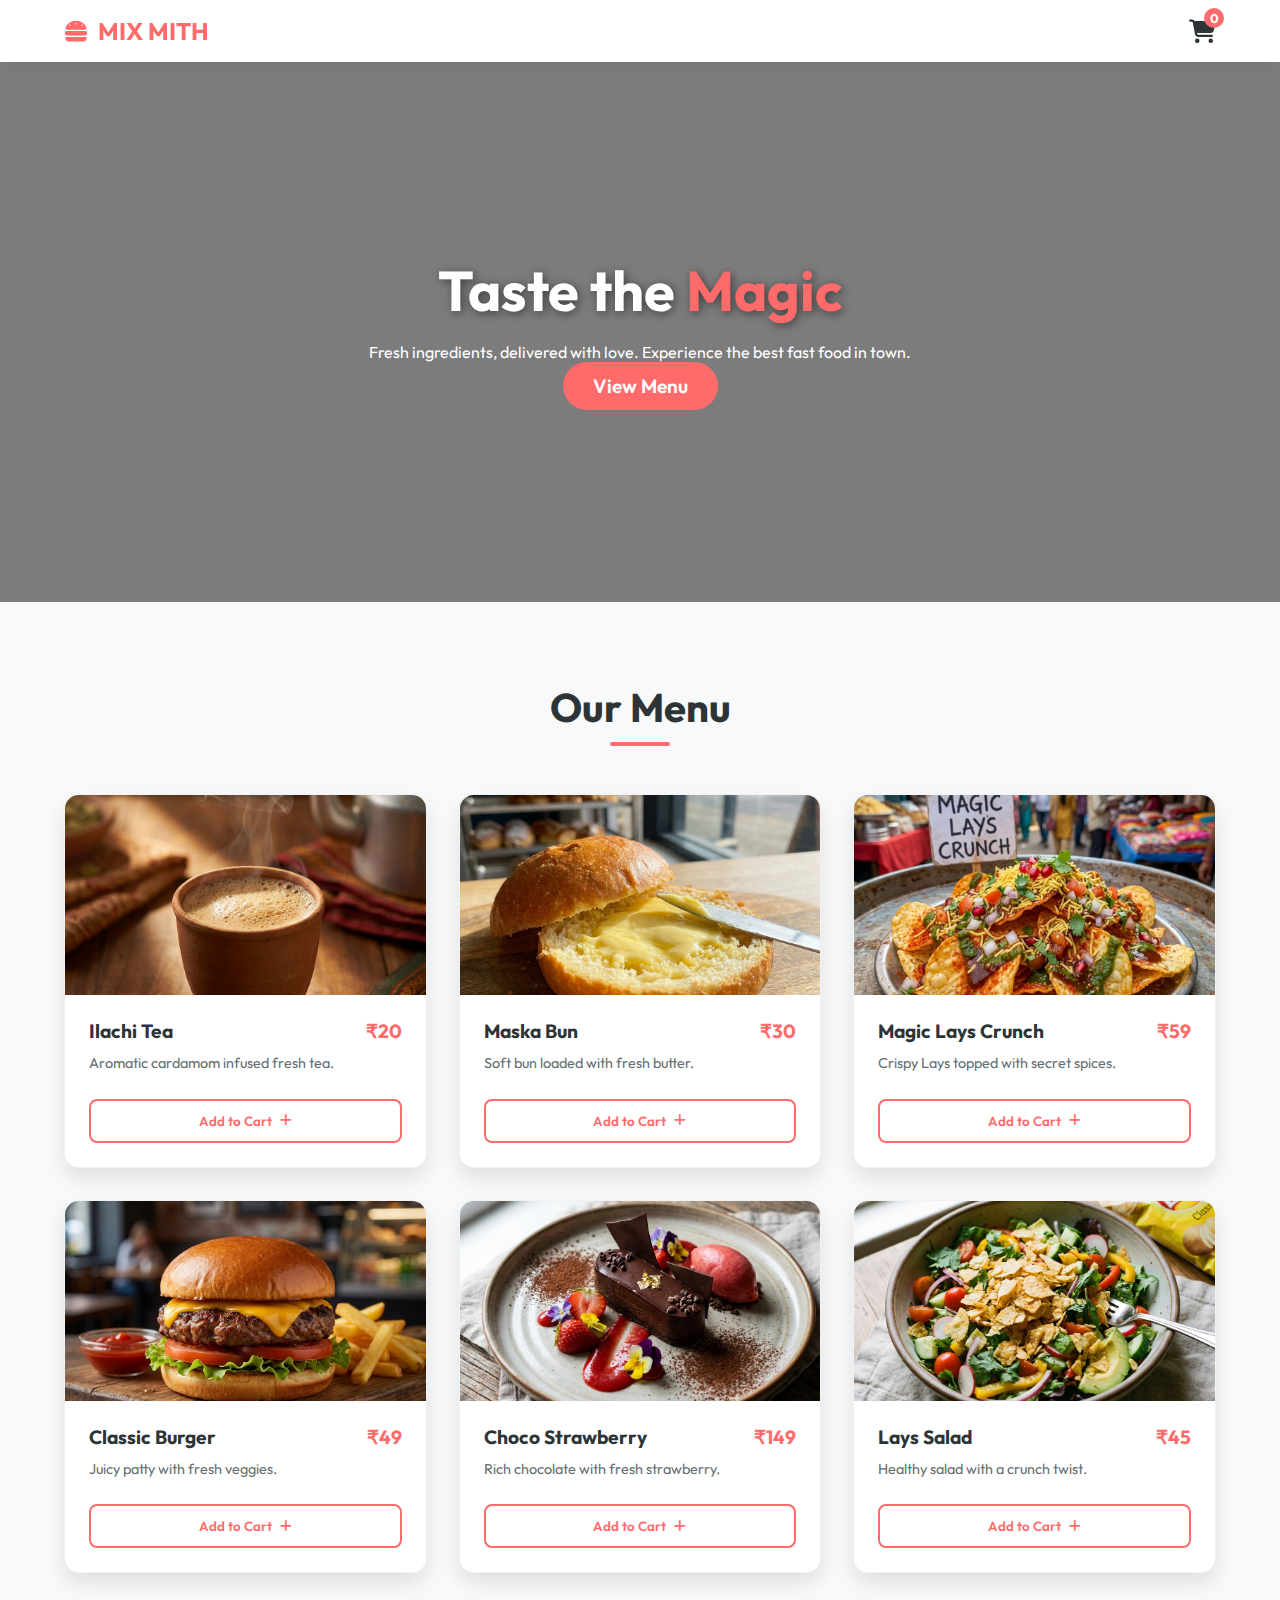
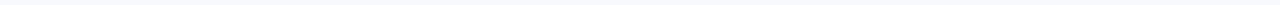
<file: index.html>
<!DOCTYPE html>
<html lang="en">

<head>
    <meta charset="UTF-8">
    <meta name="viewport" content="width=device-width, initial-scale=1.0">
    <title>Mix Mith | Premium Food Ordering</title>
    <!-- Google Fonts -->
    <link href="https://fonts.googleapis.com/css2?family=Outfit:wght@300;400;500;600;700&display=swap" rel="stylesheet">
    <!-- Font Awesome -->
    <link rel="stylesheet" href="https://cdnjs.cloudflare.com/ajax/libs/font-awesome/6.4.0/css/all.min.css">
    <link rel="stylesheet" href="style.css">
</head>

<body>

    <!-- Header -->
    <header id="header">
        <div class="logo">
            <i class="fa-solid fa-burger"></i> MIX MITH
        </div>
        <div class="header-icons">
            <div class="cart-icon" onclick="toggleCart()">
                <i class="fa-solid fa-cart-shopping"></i>
                <span id="cartCount">0</span>
            </div>
        </div>
    </header>

    <!-- Hero Section -->
    <section class="hero">
        <div class="hero-content">
            <h1>Taste the <span class="highlight">Magic</span></h1>
            <p>Fresh ingredients, delivered with love. Experience the best fast food in town.</p>
            <button onclick="scrollToMenu()">View Menu</button>
        </div>
    </section>

    <!-- Menu Section -->
    <section class="menu" id="menu">
        <div class="section-header">
            <h2>Our Menu</h2>
            <div class="underline"></div>
        </div>

        <div class="menu-grid">
            <!-- Items will be injected here? No, let's keep them hardcoded for now or move to JS config? 
                 Plan said "Modify index.html", keeping structure similar but better classes is fine. 
                 Let's rewrite them with better structure. -->

            <div class="card" data-id="1" data-name="Ilachi Tea" data-price="20">
                <div class="card-img">
                    <img src="assets/images/ilachi_tea.png" alt="Ilachi Tea">
                </div>
                <div class="card-content">
                    <div class="card-header">
                        <h3>Ilachi Tea</h3>
                        <span class="price">₹20</span>
                    </div>
                    <p class="desc">Aromatic cardamom infused fresh tea.</p>
                    <button class="add-btn" onclick="addToCart(1, 'Ilachi Tea', 20)">
                        Add to Cart <i class="fa-solid fa-plus"></i>
                    </button>
                </div>
            </div>

            <div class="card" data-id="2" data-name="Maska Bun" data-price="30">
                <div class="card-img">
                    <img src="assets/images/maska_bun.png" alt="Maska Bun">
                </div>
                <div class="card-content">
                    <div class="card-header">
                        <h3>Maska Bun</h3>
                        <span class="price">₹30</span>
                    </div>
                    <p class="desc">Soft bun loaded with fresh butter.</p>
                    <button class="add-btn" onclick="addToCart(2, 'Maska Bun', 30)">
                        Add to Cart <i class="fa-solid fa-plus"></i>
                    </button>
                </div>
            </div>

            <div class="card" data-id="3" data-name="Magic Lays Crunch" data-price="59">
                <div class="card-img">
                    <img src="assets/images/magic_lays.png" alt="Magic Lays">
                </div>
                <div class="card-content">
                    <div class="card-header">
                        <h3>Magic Lays Crunch</h3>
                        <span class="price">₹59</span>
                    </div>
                    <p class="desc">Crispy Lays topped with secret spices.</p>
                    <button class="add-btn" onclick="addToCart(3, 'Magic Lays Crunch', 59)">
                        Add to Cart <i class="fa-solid fa-plus"></i>
                    </button>
                </div>
            </div>

            <div class="card" data-id="4" data-name="Classic Burger" data-price="49">
                <div class="card-img">
                    <img src="assets/images/classic_burger.png" alt="Classic Burger">
                </div>
                <div class="card-content">
                    <div class="card-header">
                        <h3>Classic Burger</h3>
                        <span class="price">₹49</span>
                    </div>
                    <p class="desc">Juicy patty with fresh veggies.</p>
                    <button class="add-btn" onclick="addToCart(4, 'Classic Burger', 49)">
                        Add to Cart <i class="fa-solid fa-plus"></i>
                    </button>
                </div>
            </div>

            <div class="card" data-id="5" data-name="Choco Strawberry" data-price="149">
                <div class="card-img">
                    <img src="assets/images/choco_strawberry.png" alt="Dessert">
                </div>
                <div class="card-content">
                    <div class="card-header">
                        <h3>Choco Strawberry</h3>
                        <span class="price">₹149</span>
                    </div>
                    <p class="desc">Rich chocolate with fresh strawberry.</p>
                    <button class="add-btn" onclick="addToCart(5, 'Choco Strawberry', 149)">
                        Add to Cart <i class="fa-solid fa-plus"></i>
                    </button>
                </div>
            </div>

            <div class="card" data-id="6" data-name="Lays Salad" data-price="45">
                <div class="card-img">
                    <img src="assets/images/lays_salad.png" alt="Salad">
                </div>
                <div class="card-content">
                    <div class="card-header">
                        <h3>Lays Salad</h3>
                        <span class="price">₹45</span>
                    </div>
                    <p class="desc">Healthy salad with a crunch twist.</p>
                    <button class="add-btn" onclick="addToCart(6, 'Lays Salad', 45)">
                        Add to Cart <i class="fa-solid fa-plus"></i>
                    </button>
                </div>
            </div>

        </div>
    </section>

    <!-- Cart Sidebar -->
    <div class="overlay" id="overlay" onclick="toggleCart()"></div>
    <aside class="cart-sidebar" id="cartSidebar">
        <div class="cart-header">
            <h3>Your Cart</h3>
            <button class="close-btn" onclick="toggleCart()">&times;</button>
        </div>
        <div class="cart-items" id="cartItemsContainer">
            <!-- Cart Items injected via JS -->
            <div class="empty-cart-msg">Your cart is empty 😔</div>
        </div>
        <div class="cart-footer">
            <div class="total-row">
                <span>Total</span>
                <span id="cartTotal">₹0</span>
            </div>
            <button class="checkout-btn" onclick="openCheckout()">
                Checkout <i class="fa-solid fa-arrow-right"></i>
            </button>
        </div>
    </aside>

    <!-- Checkout Modal -->
    <div class="modal-overlay" id="checkoutModal">
        <div class="modal">
            <div class="modal-header">
                <h3>Checkout Details</h3>
                <button onclick="closeCheckout()">&times;</button>
            </div>
            <div class="modal-body">
                <form id="checkoutForm" onsubmit="handleOrder(event)">
                    <div class="form-group">
                        <label>Name</label>
                        <input type="text" id="custName" required placeholder="John Doe">
                    </div>
                    <div class="form-group">
                        <label>Phone Number</label>
                        <input type="tel" id="custPhone" required placeholder="9876543210">
                    </div>
                    <div class="form-group">
                        <label>Address</label>
                        <textarea id="custAddress" required placeholder="Delivery Address..."></textarea>
                    </div>

                    <div class="order-summary-mini" id="orderSummaryMini"></div>

                    <div class="checkout-actions">
                        <button type="submit" class="place-btn" style="width: 100%; background: #25D366;">
                            <i class="fa-brands fa-whatsapp"></i> Place Order on WhatsApp
                        </button>
                    </div>
                </form>
            </div>
        </div>
    </div>

    <script src="script.js"></script>
</body>

</html>
</file>
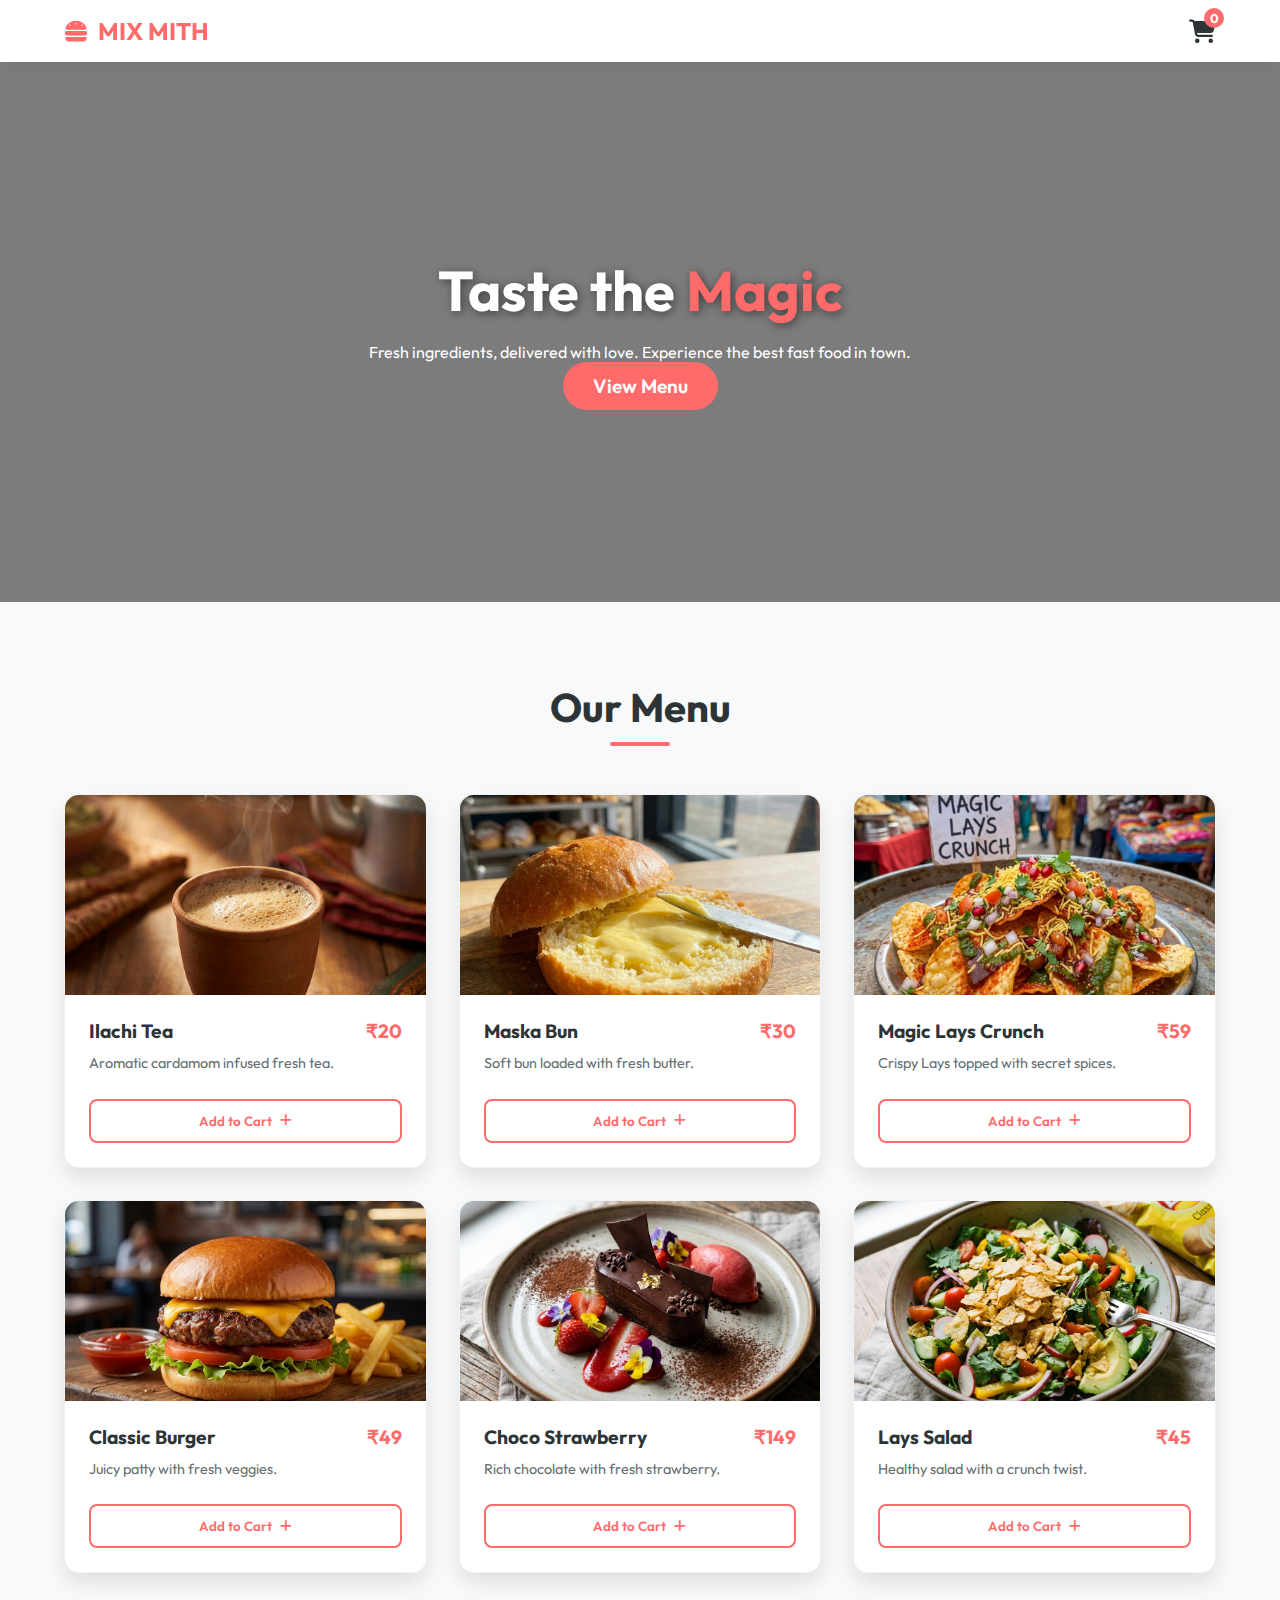
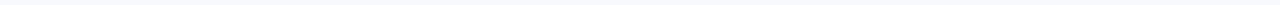
<file: E-commerce website/index.html>
<!DOCTYPE html>
<html lang="en">

<head>
    <meta charset="UTF-8">
    <meta name="viewport" content="width=device-width, initial-scale=1.0">
    <title>Mix Mith | Premium Food Ordering</title>
    <!-- Google Fonts -->
    <link href="https://fonts.googleapis.com/css2?family=Outfit:wght@300;400;500;600;700&display=swap" rel="stylesheet">
    <!-- Font Awesome -->
    <link rel="stylesheet" href="https://cdnjs.cloudflare.com/ajax/libs/font-awesome/6.4.0/css/all.min.css">
    <link rel="stylesheet" href="style.css">
</head>

<body>

    <!-- Header -->
    <header id="header">
        <div class="logo">
            <i class="fa-solid fa-burger"></i> MIX MITH
        </div>
        <div class="header-icons">
            <div class="cart-icon" onclick="toggleCart()">
                <i class="fa-solid fa-cart-shopping"></i>
                <span id="cartCount">0</span>
            </div>
        </div>
    </header>

    <!-- Hero Section -->
    <section class="hero">
        <div class="hero-content">
            <h1>Taste the <span class="highlight">Magic</span></h1>
            <p>Fresh ingredients, delivered with love. Experience the best fast food in town.</p>
            <button onclick="scrollToMenu()">View Menu</button>
        </div>
    </section>

    <!-- Menu Section -->
    <section class="menu" id="menu">
        <div class="section-header">
            <h2>Our Menu</h2>
            <div class="underline"></div>
        </div>

        <div class="menu-grid">
            <!-- Items will be injected here? No, let's keep them hardcoded for now or move to JS config? 
                 Plan said "Modify index.html", keeping structure similar but better classes is fine. 
                 Let's rewrite them with better structure. -->

            <div class="card" data-id="1" data-name="Ilachi Tea" data-price="20">
                <div class="card-img">
                    <img src="assets/images/ilachi_tea.png" alt="Ilachi Tea">
                </div>
                <div class="card-content">
                    <div class="card-header">
                        <h3>Ilachi Tea</h3>
                        <span class="price">₹20</span>
                    </div>
                    <p class="desc">Aromatic cardamom infused fresh tea.</p>
                    <button class="add-btn" onclick="addToCart(1, 'Ilachi Tea', 20)">
                        Add to Cart <i class="fa-solid fa-plus"></i>
                    </button>
                </div>
            </div>

            <div class="card" data-id="2" data-name="Maska Bun" data-price="30">
                <div class="card-img">
                    <img src="assets/images/maska_bun.png" alt="Maska Bun">
                </div>
                <div class="card-content">
                    <div class="card-header">
                        <h3>Maska Bun</h3>
                        <span class="price">₹30</span>
                    </div>
                    <p class="desc">Soft bun loaded with fresh butter.</p>
                    <button class="add-btn" onclick="addToCart(2, 'Maska Bun', 30)">
                        Add to Cart <i class="fa-solid fa-plus"></i>
                    </button>
                </div>
            </div>

            <div class="card" data-id="3" data-name="Magic Lays Crunch" data-price="59">
                <div class="card-img">
                    <img src="assets/images/magic_lays.png" alt="Magic Lays">
                </div>
                <div class="card-content">
                    <div class="card-header">
                        <h3>Magic Lays Crunch</h3>
                        <span class="price">₹59</span>
                    </div>
                    <p class="desc">Crispy Lays topped with secret spices.</p>
                    <button class="add-btn" onclick="addToCart(3, 'Magic Lays Crunch', 59)">
                        Add to Cart <i class="fa-solid fa-plus"></i>
                    </button>
                </div>
            </div>

            <div class="card" data-id="4" data-name="Classic Burger" data-price="49">
                <div class="card-img">
                    <img src="assets/images/classic_burger.png" alt="Classic Burger">
                </div>
                <div class="card-content">
                    <div class="card-header">
                        <h3>Classic Burger</h3>
                        <span class="price">₹49</span>
                    </div>
                    <p class="desc">Juicy patty with fresh veggies.</p>
                    <button class="add-btn" onclick="addToCart(4, 'Classic Burger', 49)">
                        Add to Cart <i class="fa-solid fa-plus"></i>
                    </button>
                </div>
            </div>

            <div class="card" data-id="5" data-name="Choco Strawberry" data-price="149">
                <div class="card-img">
                    <img src="assets/images/choco_strawberry.png" alt="Dessert">
                </div>
                <div class="card-content">
                    <div class="card-header">
                        <h3>Choco Strawberry</h3>
                        <span class="price">₹149</span>
                    </div>
                    <p class="desc">Rich chocolate with fresh strawberry.</p>
                    <button class="add-btn" onclick="addToCart(5, 'Choco Strawberry', 149)">
                        Add to Cart <i class="fa-solid fa-plus"></i>
                    </button>
                </div>
            </div>

            <div class="card" data-id="6" data-name="Lays Salad" data-price="45">
                <div class="card-img">
                    <img src="assets/images/lays_salad.png" alt="Salad">
                </div>
                <div class="card-content">
                    <div class="card-header">
                        <h3>Lays Salad</h3>
                        <span class="price">₹45</span>
                    </div>
                    <p class="desc">Healthy salad with a crunch twist.</p>
                    <button class="add-btn" onclick="addToCart(6, 'Lays Salad', 45)">
                        Add to Cart <i class="fa-solid fa-plus"></i>
                    </button>
                </div>
            </div>

        </div>
    </section>

    <!-- Cart Sidebar -->
    <div class="overlay" id="overlay" onclick="toggleCart()"></div>
    <aside class="cart-sidebar" id="cartSidebar">
        <div class="cart-header">
            <h3>Your Cart</h3>
            <button class="close-btn" onclick="toggleCart()">&times;</button>
        </div>
        <div class="cart-items" id="cartItemsContainer">
            <!-- Cart Items injected via JS -->
            <div class="empty-cart-msg">Your cart is empty 😔</div>
        </div>
        <div class="cart-footer">
            <div class="total-row">
                <span>Total</span>
                <span id="cartTotal">₹0</span>
            </div>
            <button class="checkout-btn" onclick="openCheckout()">
                Checkout <i class="fa-solid fa-arrow-right"></i>
            </button>
        </div>
    </aside>

    <!-- Checkout Modal -->
    <div class="modal-overlay" id="checkoutModal">
        <div class="modal">
            <div class="modal-header">
                <h3>Checkout Details</h3>
                <button onclick="closeCheckout()">&times;</button>
            </div>
            <div class="modal-body">
                <form id="checkoutForm" onsubmit="handleOrder(event)">
                    <div class="form-group">
                        <label>Name</label>
                        <input type="text" id="custName" required placeholder="John Doe">
                    </div>
                    <div class="form-group">
                        <label>Phone Number</label>
                        <input type="tel" id="custPhone" required placeholder="9876543210">
                    </div>
                    <div class="form-group">
                        <label>Address</label>
                        <textarea id="custAddress" required placeholder="Delivery Address..."></textarea>
                    </div>

                    <div class="order-summary-mini" id="orderSummaryMini"></div>

                    <div class="checkout-actions">
                        <button type="submit" class="place-btn" style="width: 100%; background: #25D366;">
                            <i class="fa-brands fa-whatsapp"></i> Place Order on WhatsApp
                        </button>
                    </div>
                </form>
            </div>
        </div>
    </div>

    <script src="script.js"></script>
</body>

</html>
</file>
<file: style.css>
:root {
    --primary: #ff6b6b;
    --primary-dark: #ee5253;
    --secondary: #4ecdc4;
    --dark: #2d3436;
    --light: #f7f1e3;
    --white: #ffffff;
    --shadow: 0 10px 20px rgba(0, 0, 0, 0.1);
    --font-main: 'Outfit', sans-serif;
}

* {
    margin: 0;
    padding: 0;
    box-sizing: border-box;
    font-family: var(--font-main);
}

body {
    background-color: #f8f9fa;
    color: var(--dark);
    overflow-x: hidden;
}

/* Header */
header {
    background: rgba(255, 255, 255, 0.95);
    padding: 1rem 5%;
    display: flex;
    justify-content: space-between;
    align-items: center;
    position: sticky;
    top: 0;
    z-index: 100;
    box-shadow: 0 2px 15px rgba(0, 0, 0, 0.05);
    backdrop-filter: blur(10px);
}

.logo {
    font-size: 1.5rem;
    font-weight: 700;
    color: var(--primary);
    display: flex;
    align-items: center;
    gap: 10px;
}

.cart-icon {
    position: relative;
    font-size: 1.5rem;
    cursor: pointer;
    transition: 0.3s;
}

.cart-icon:hover {
    color: var(--primary);
}

.cart-icon span {
    position: absolute;
    top: -8px;
    right: -8px;
    background: var(--primary);
    color: white;
    font-size: 0.8rem;
    width: 20px;
    height: 20px;
    border-radius: 50%;
    display: flex;
    justify-content: center;
    align-items: center;
    font-weight: bold;
}

/* Hero Section */
.hero {
    height: 60vh;
    background: linear-gradient(rgba(0, 0, 0, 0.5), rgba(0, 0, 0, 0.5)), url('https://images.unsplash.com/photo-1504674900247-0877df9cc836?auto=format&fit=crop&w=1600&q=80');
    background-size: cover;
    background-position: center;
    display: flex;
    justify-content: center;
    align-items: center;
    text-align: center;
    color: white;
    margin-bottom: 3rem;
}

.hero-content h1 {
    font-size: 3.5rem;
    margin-bottom: 1rem;
    text-shadow: 2px 2px 10px rgba(0, 0, 0, 0.5);
}

.hero-content .highlight {
    color: var(--primary);
}

.hero-content button {
    padding: 12px 30px;
    font-size: 1.2rem;
    background: var(--primary);
    border: none;
    color: white;
    border-radius: 50px;
    cursor: pointer;
    transition: 0.3s;
    font-weight: 600;
}

.hero-content button:hover {
    background: var(--primary-dark);
    transform: translateY(-3px);
}

/* Menu Section */
.menu {
    padding: 2rem 5%;
}

.section-header {
    text-align: center;
    margin-bottom: 3rem;
}

.section-header h2 {
    font-size: 2.5rem;
    color: var(--dark);
}

.underline {
    width: 60px;
    height: 4px;
    background: var(--primary);
    margin: 10px auto;
    border-radius: 2px;
}

.menu-grid {
    display: grid;
    grid-template-columns: repeat(auto-fit, minmax(280px, 1fr));
    gap: 2rem;
}

.card {
    background: white;
    border-radius: 15px;
    overflow: hidden;
    box-shadow: var(--shadow);
    transition: 0.3s;
    border: 1px solid rgba(0, 0, 0, 0.05);
}

.card:hover {
    transform: translateY(-10px);
    box-shadow: 0 15px 30px rgba(0, 0, 0, 0.15);
}

.card-img {
    height: 200px;
    overflow: hidden;
}

.card-img img {
    width: 100%;
    height: 100%;
    object-fit: cover;
    transition: 0.3s;
}

.card:hover .card-img img {
    transform: scale(1.1);
}

.card-content {
    padding: 1.5rem;
}

.card-header {
    display: flex;
    justify-content: space-between;
    align-items: center;
    margin-bottom: 10px;
}

.card-header h3 {
    font-size: 1.2rem;
}

.price {
    font-weight: 700;
    color: var(--primary);
    font-size: 1.2rem;
}

.desc {
    color: #636e72;
    font-size: 0.9rem;
    margin-bottom: 1.5rem;
    line-height: 1.5;
}

.add-btn {
    width: 100%;
    padding: 12px;
    border: 2px solid var(--primary);
    background: white;
    color: var(--primary);
    font-weight: 600;
    border-radius: 8px;
    cursor: pointer;
    transition: 0.3s;
    display: flex;
    justify-content: center;
    align-items: center;
    gap: 8px;
}

.add-btn:hover {
    background: var(--primary);
    color: white;
}

/* Cart Sidebar */
.overlay {
    position: fixed;
    top: 0;
    left: 0;
    width: 100%;
    height: 100%;
    background: rgba(0, 0, 0, 0.5);
    z-index: 150;
    display: none;
    opacity: 0;
    transition: 0.3s;
}

.overlay.active {
    display: block;
    opacity: 1;
}

.cart-sidebar {
    position: fixed;
    top: 0;
    right: -400px;
    width: 350px;
    height: 100%;
    background: white;
    z-index: 200;
    box-shadow: -5px 0 30px rgba(0, 0, 0, 0.2);
    transition: 0.4s cubic-bezier(0.175, 0.885, 0.32, 1.275);
    display: flex;
    flex-direction: column;
}

.cart-sidebar.active {
    right: 0;
}

.cart-header {
    padding: 20px;
    background: var(--primary);
    color: white;
    display: flex;
    justify-content: space-between;
    align-items: center;
}

.close-btn {
    background: none;
    border: none;
    color: white;
    font-size: 2rem;
    cursor: pointer;
}

.cart-items {
    flex: 1;
    overflow-y: auto;
    padding: 20px;
}

.cart-item {
    display: flex;
    justify-content: space-between;
    align-items: center;
    margin-bottom: 15px;
    padding-bottom: 15px;
    border-bottom: 1px solid #eee;
    animation: fadeIn 0.3s;
}

@keyframes fadeIn {
    from {
        opacity: 0;
        transform: translateY(10px);
    }

    to {
        opacity: 1;
        transform: translateY(0);
    }
}

.item-info h4 {
    font-size: 1rem;
    margin-bottom: 5px;
}

.item-info span {
    color: #888;
    font-size: 0.9rem;
}

.item-controls {
    display: flex;
    align-items: center;
    gap: 10px;
}

.qty-btn {
    width: 25px;
    height: 25px;
    border-radius: 50%;
    border: 1px solid #ddd;
    background: white;
    cursor: pointer;
    display: flex;
    justify-content: center;
    align-items: center;
    font-size: 0.8rem;
}

.qty-btn:hover {
    background: #f1f1f1;
}

.remove-btn {
    background: none;
    border: none;
    color: #ff6b6b;
    cursor: pointer;
    margin-left: 10px;
}

.cart-footer {
    padding: 20px;
    border-top: 1px solid #eee;
    background: #fcfcfc;
}

.total-row {
    display: flex;
    justify-content: space-between;
    font-size: 1.2rem;
    font-weight: 700;
    margin-bottom: 15px;
}

.checkout-btn {
    width: 100%;
    padding: 15px;
    background: var(--dark);
    color: white;
    border: none;
    border-radius: 8px;
    font-size: 1rem;
    cursor: pointer;
    display: flex;
    justify-content: center;
    align-items: center;
    gap: 10px;
    transition: 0.3s;
}

.checkout-btn:hover {
    background: #000;
}

/* Modal */
.modal-overlay {
    position: fixed;
    top: 0;
    left: 0;
    width: 100%;
    height: 100vh;
    background: rgba(0, 0, 0, 0.6);
    z-index: 300;
    display: none;
    justify-content: center;
    align-items: center;
    backdrop-filter: blur(5px);
}

.modal-overlay.active {
    display: flex;
}

.modal {
    background: white;
    width: 90%;
    max-width: 500px;
    border-radius: 20px;
    padding: 30px;
    box-shadow: 0 20px 50px rgba(0, 0, 0, 0.3);
    animation: zoomIn 0.3s;
}

@keyframes zoomIn {
    from {
        transform: scale(0.8);
        opacity: 0;
    }

    to {
        transform: scale(1);
        opacity: 1;
    }
}

.modal-header {
    display: flex;
    justify-content: space-between;
    align-items: center;
    margin-bottom: 20px;
}

.modal-header h3 {
    font-size: 1.5rem;
}

.modal-header button {
    background: none;
    border: none;
    font-size: 2rem;
    cursor: pointer;
}

.form-group {
    margin-bottom: 20px;
}

.form-group label {
    display: block;
    margin-bottom: 8px;
    font-weight: 500;
}

.form-group input,
.form-group textarea {
    width: 100%;
    padding: 12px;
    border: 2px solid #eee;
    border-radius: 8px;
    font-size: 1rem;
    transition: 0.3s;
}

.form-group input:focus,
.form-group textarea:focus {
    border-color: var(--primary);
    outline: none;
}

.checkout-actions {
    display: flex;
    gap: 15px;
    margin-top: 20px;
}

.wa-btn {
    flex: 1;
    padding: 12px;
    background: #25D366;
    color: white;
    border: none;
    border-radius: 8px;
    font-weight: 600;
    cursor: pointer;
    display: flex;
    justify-content: center;
    align-items: center;
    gap: 8px;
}

.place-btn {
    flex: 1;
    padding: 12px;
    background: var(--primary);
    color: white;
    border: none;
    border-radius: 8px;
    font-weight: 600;
    cursor: pointer;
}

/* Responsive */
@media (max-width: 768px) {
    .menu-grid {
        grid-template-columns: 1fr;
    }

    .hero-content h1 {
        font-size: 2.5rem;
    }

    .cart-sidebar {
        width: 100%;
        right: -100%;
    }
}
</file>
<file: E-commerce website/style.css>
:root {
    --primary: #ff6b6b;
    --primary-dark: #ee5253;
    --secondary: #4ecdc4;
    --dark: #2d3436;
    --light: #f7f1e3;
    --white: #ffffff;
    --shadow: 0 10px 20px rgba(0, 0, 0, 0.1);
    --font-main: 'Outfit', sans-serif;
}

* {
    margin: 0;
    padding: 0;
    box-sizing: border-box;
    font-family: var(--font-main);
}

body {
    background-color: #f8f9fa;
    color: var(--dark);
    overflow-x: hidden;
}

/* Header */
header {
    background: rgba(255, 255, 255, 0.95);
    padding: 1rem 5%;
    display: flex;
    justify-content: space-between;
    align-items: center;
    position: sticky;
    top: 0;
    z-index: 100;
    box-shadow: 0 2px 15px rgba(0, 0, 0, 0.05);
    backdrop-filter: blur(10px);
}

.logo {
    font-size: 1.5rem;
    font-weight: 700;
    color: var(--primary);
    display: flex;
    align-items: center;
    gap: 10px;
}

.cart-icon {
    position: relative;
    font-size: 1.5rem;
    cursor: pointer;
    transition: 0.3s;
}

.cart-icon:hover {
    color: var(--primary);
}

.cart-icon span {
    position: absolute;
    top: -8px;
    right: -8px;
    background: var(--primary);
    color: white;
    font-size: 0.8rem;
    width: 20px;
    height: 20px;
    border-radius: 50%;
    display: flex;
    justify-content: center;
    align-items: center;
    font-weight: bold;
}

/* Hero Section */
.hero {
    height: 60vh;
    background: linear-gradient(rgba(0, 0, 0, 0.5), rgba(0, 0, 0, 0.5)), url('https://images.unsplash.com/photo-1504674900247-0877df9cc836?auto=format&fit=crop&w=1600&q=80');
    background-size: cover;
    background-position: center;
    display: flex;
    justify-content: center;
    align-items: center;
    text-align: center;
    color: white;
    margin-bottom: 3rem;
}

.hero-content h1 {
    font-size: 3.5rem;
    margin-bottom: 1rem;
    text-shadow: 2px 2px 10px rgba(0, 0, 0, 0.5);
}

.hero-content .highlight {
    color: var(--primary);
}

.hero-content button {
    padding: 12px 30px;
    font-size: 1.2rem;
    background: var(--primary);
    border: none;
    color: white;
    border-radius: 50px;
    cursor: pointer;
    transition: 0.3s;
    font-weight: 600;
}

.hero-content button:hover {
    background: var(--primary-dark);
    transform: translateY(-3px);
}

/* Menu Section */
.menu {
    padding: 2rem 5%;
}

.section-header {
    text-align: center;
    margin-bottom: 3rem;
}

.section-header h2 {
    font-size: 2.5rem;
    color: var(--dark);
}

.underline {
    width: 60px;
    height: 4px;
    background: var(--primary);
    margin: 10px auto;
    border-radius: 2px;
}

.menu-grid {
    display: grid;
    grid-template-columns: repeat(auto-fit, minmax(280px, 1fr));
    gap: 2rem;
}

.card {
    background: white;
    border-radius: 15px;
    overflow: hidden;
    box-shadow: var(--shadow);
    transition: 0.3s;
    border: 1px solid rgba(0, 0, 0, 0.05);
}

.card:hover {
    transform: translateY(-10px);
    box-shadow: 0 15px 30px rgba(0, 0, 0, 0.15);
}

.card-img {
    height: 200px;
    overflow: hidden;
}

.card-img img {
    width: 100%;
    height: 100%;
    object-fit: cover;
    transition: 0.3s;
}

.card:hover .card-img img {
    transform: scale(1.1);
}

.card-content {
    padding: 1.5rem;
}

.card-header {
    display: flex;
    justify-content: space-between;
    align-items: center;
    margin-bottom: 10px;
}

.card-header h3 {
    font-size: 1.2rem;
}

.price {
    font-weight: 700;
    color: var(--primary);
    font-size: 1.2rem;
}

.desc {
    color: #636e72;
    font-size: 0.9rem;
    margin-bottom: 1.5rem;
    line-height: 1.5;
}

.add-btn {
    width: 100%;
    padding: 12px;
    border: 2px solid var(--primary);
    background: white;
    color: var(--primary);
    font-weight: 600;
    border-radius: 8px;
    cursor: pointer;
    transition: 0.3s;
    display: flex;
    justify-content: center;
    align-items: center;
    gap: 8px;
}

.add-btn:hover {
    background: var(--primary);
    color: white;
}

/* Cart Sidebar */
.overlay {
    position: fixed;
    top: 0;
    left: 0;
    width: 100%;
    height: 100%;
    background: rgba(0, 0, 0, 0.5);
    z-index: 150;
    display: none;
    opacity: 0;
    transition: 0.3s;
}

.overlay.active {
    display: block;
    opacity: 1;
}

.cart-sidebar {
    position: fixed;
    top: 0;
    right: -400px;
    width: 350px;
    height: 100%;
    background: white;
    z-index: 200;
    box-shadow: -5px 0 30px rgba(0, 0, 0, 0.2);
    transition: 0.4s cubic-bezier(0.175, 0.885, 0.32, 1.275);
    display: flex;
    flex-direction: column;
}

.cart-sidebar.active {
    right: 0;
}

.cart-header {
    padding: 20px;
    background: var(--primary);
    color: white;
    display: flex;
    justify-content: space-between;
    align-items: center;
}

.close-btn {
    background: none;
    border: none;
    color: white;
    font-size: 2rem;
    cursor: pointer;
}

.cart-items {
    flex: 1;
    overflow-y: auto;
    padding: 20px;
}

.cart-item {
    display: flex;
    justify-content: space-between;
    align-items: center;
    margin-bottom: 15px;
    padding-bottom: 15px;
    border-bottom: 1px solid #eee;
    animation: fadeIn 0.3s;
}

@keyframes fadeIn {
    from {
        opacity: 0;
        transform: translateY(10px);
    }

    to {
        opacity: 1;
        transform: translateY(0);
    }
}

.item-info h4 {
    font-size: 1rem;
    margin-bottom: 5px;
}

.item-info span {
    color: #888;
    font-size: 0.9rem;
}

.item-controls {
    display: flex;
    align-items: center;
    gap: 10px;
}

.qty-btn {
    width: 25px;
    height: 25px;
    border-radius: 50%;
    border: 1px solid #ddd;
    background: white;
    cursor: pointer;
    display: flex;
    justify-content: center;
    align-items: center;
    font-size: 0.8rem;
}

.qty-btn:hover {
    background: #f1f1f1;
}

.remove-btn {
    background: none;
    border: none;
    color: #ff6b6b;
    cursor: pointer;
    margin-left: 10px;
}

.cart-footer {
    padding: 20px;
    border-top: 1px solid #eee;
    background: #fcfcfc;
}

.total-row {
    display: flex;
    justify-content: space-between;
    font-size: 1.2rem;
    font-weight: 700;
    margin-bottom: 15px;
}

.checkout-btn {
    width: 100%;
    padding: 15px;
    background: var(--dark);
    color: white;
    border: none;
    border-radius: 8px;
    font-size: 1rem;
    cursor: pointer;
    display: flex;
    justify-content: center;
    align-items: center;
    gap: 10px;
    transition: 0.3s;
}

.checkout-btn:hover {
    background: #000;
}

/* Modal */
.modal-overlay {
    position: fixed;
    top: 0;
    left: 0;
    width: 100%;
    height: 100vh;
    background: rgba(0, 0, 0, 0.6);
    z-index: 300;
    display: none;
    justify-content: center;
    align-items: center;
    backdrop-filter: blur(5px);
}

.modal-overlay.active {
    display: flex;
}

.modal {
    background: white;
    width: 90%;
    max-width: 500px;
    border-radius: 20px;
    padding: 30px;
    box-shadow: 0 20px 50px rgba(0, 0, 0, 0.3);
    animation: zoomIn 0.3s;
}

@keyframes zoomIn {
    from {
        transform: scale(0.8);
        opacity: 0;
    }

    to {
        transform: scale(1);
        opacity: 1;
    }
}

.modal-header {
    display: flex;
    justify-content: space-between;
    align-items: center;
    margin-bottom: 20px;
}

.modal-header h3 {
    font-size: 1.5rem;
}

.modal-header button {
    background: none;
    border: none;
    font-size: 2rem;
    cursor: pointer;
}

.form-group {
    margin-bottom: 20px;
}

.form-group label {
    display: block;
    margin-bottom: 8px;
    font-weight: 500;
}

.form-group input,
.form-group textarea {
    width: 100%;
    padding: 12px;
    border: 2px solid #eee;
    border-radius: 8px;
    font-size: 1rem;
    transition: 0.3s;
}

.form-group input:focus,
.form-group textarea:focus {
    border-color: var(--primary);
    outline: none;
}

.checkout-actions {
    display: flex;
    gap: 15px;
    margin-top: 20px;
}

.wa-btn {
    flex: 1;
    padding: 12px;
    background: #25D366;
    color: white;
    border: none;
    border-radius: 8px;
    font-weight: 600;
    cursor: pointer;
    display: flex;
    justify-content: center;
    align-items: center;
    gap: 8px;
}

.place-btn {
    flex: 1;
    padding: 12px;
    background: var(--primary);
    color: white;
    border: none;
    border-radius: 8px;
    font-weight: 600;
    cursor: pointer;
}

/* Responsive */
@media (max-width: 768px) {
    .menu-grid {
        grid-template-columns: 1fr;
    }

    .hero-content h1 {
        font-size: 2.5rem;
    }

    .cart-sidebar {
        width: 100%;
        right: -100%;
    }
}
</file>
